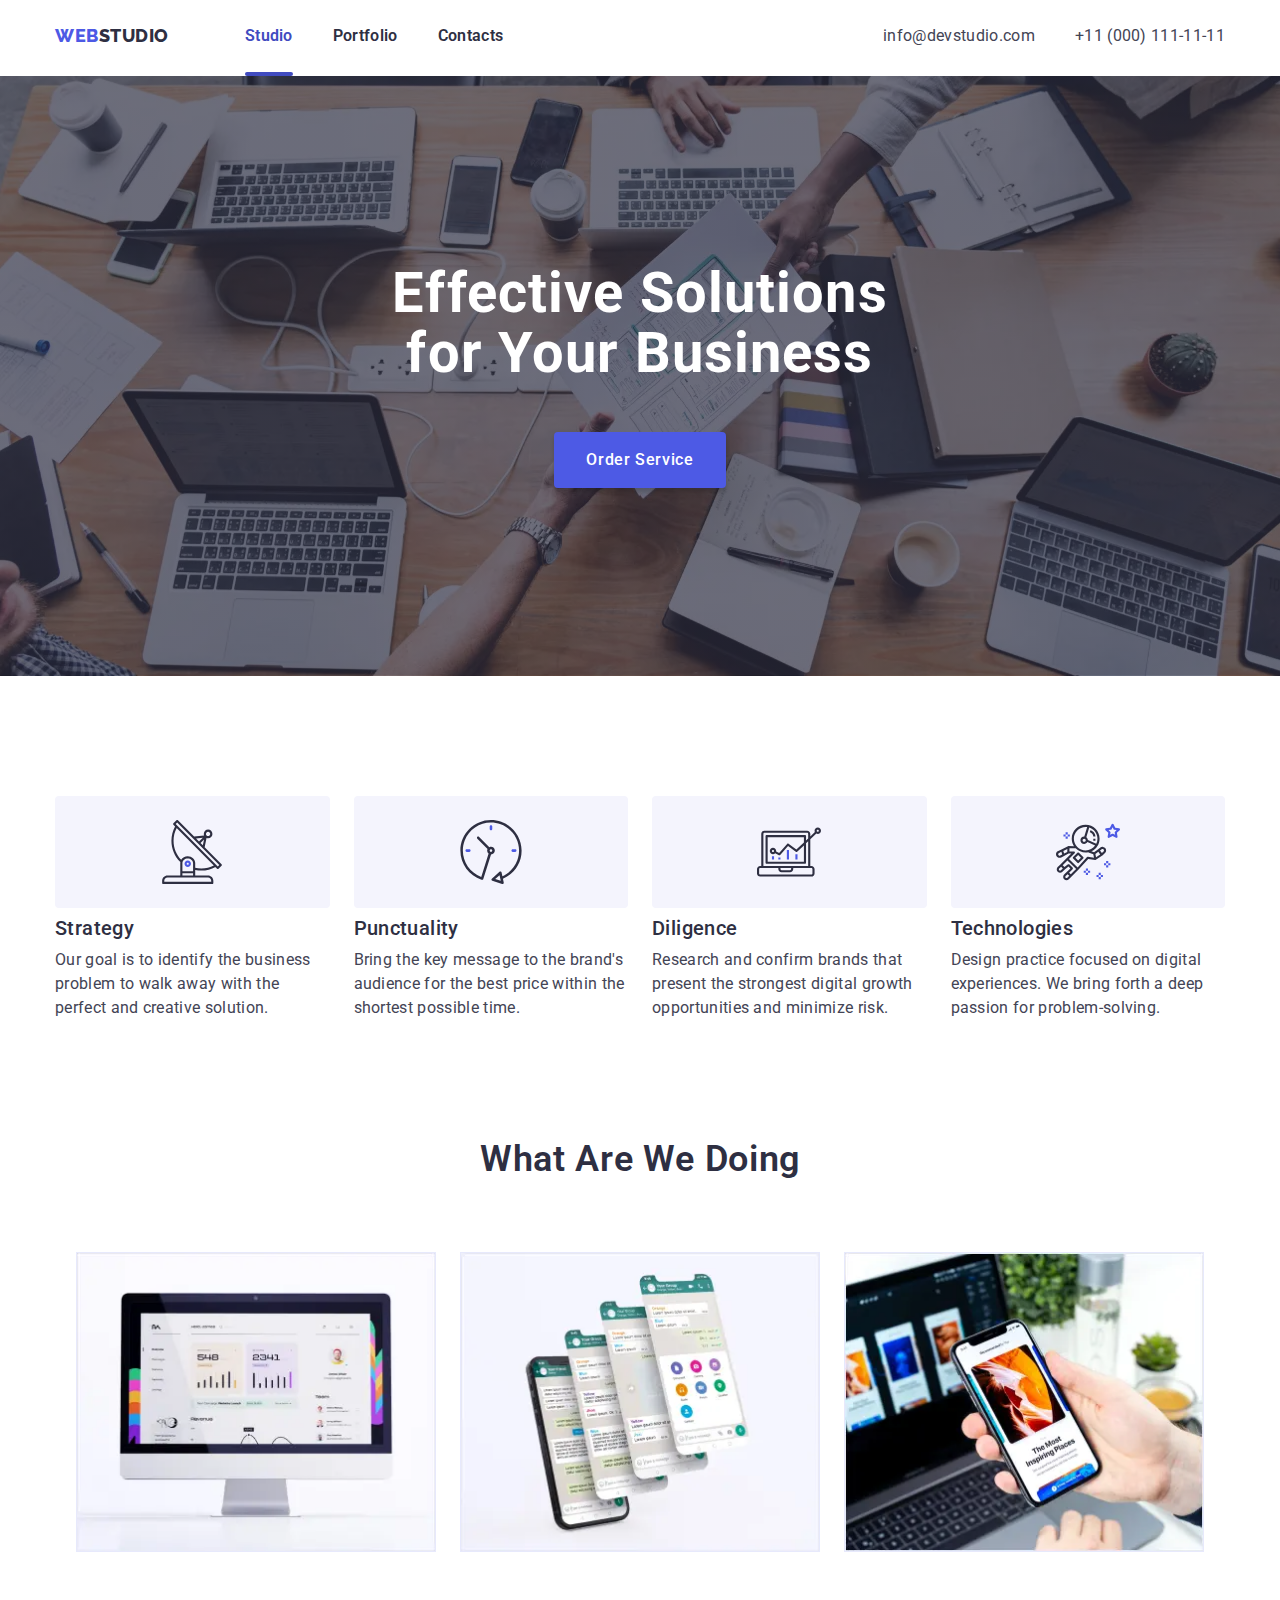
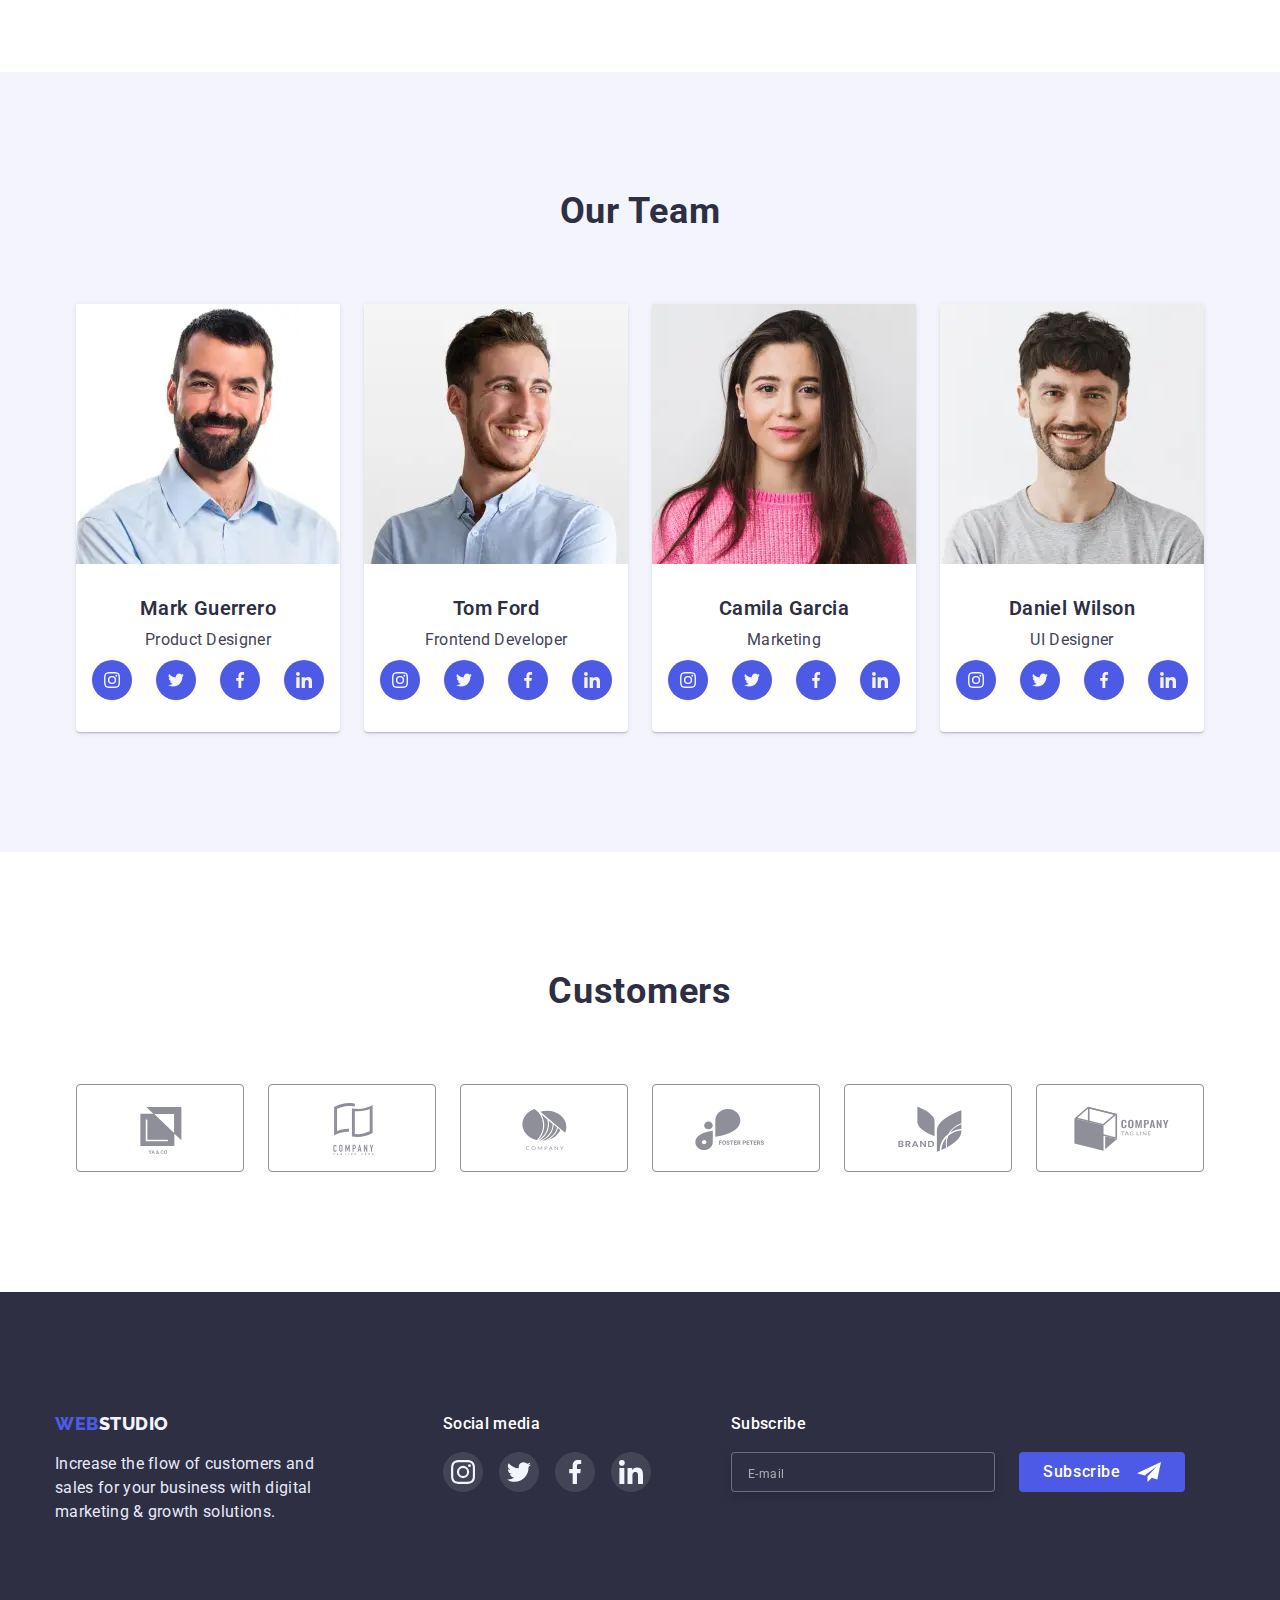
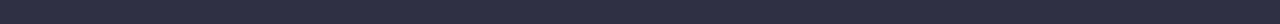
<file: index.html>
<!DOCTYPE html>
<html lang="en">
  <head>
    <meta charset="UTF-8" />
    <meta http-equiv="X-UA-Compatible" content="IE=edge" />
    <meta name="viewport" content="width=device-width, initial-scale=1.0" />
    <title>WebStudio</title>
    <link rel="preconnect" href="https://fonts.googleapis.com" />
    <link rel="preconnect" href="https://fonts.gstatic.com" crossorigin />
    <link
      href="https://fonts.googleapis.com/css2?family=Raleway:wght@700&family=Roboto:wght@400;500;700;900&display=swap"
      rel="stylesheet"
    />
    <link
      rel="stylesheet"
      href="https://cdnjs.cloudflare.com/ajax/libs/modern-normalize/1.0.0/modern-normalize.min.css"
    />
    <link rel="stylesheet" href="./css/styles.css" />
  </head>
  <body>
    <header class="header">
      <div class="container">
        <a href="./index.html" class="logo logo--margin">
          <span class="logo--blue">WEB</span>
          <span class="logo--black">STUDIO</span>
        </a>
        <nav class="header-nav">
          <ul class="header-nav-list">
            <li class="header-nav-item">
              <a href="./index.html" class="header-nav-link header-active-link">Studio</a>
            </li>
            <li class="header-nav-item">
              <a href="./portfolio.html" class="header-nav-link">Portfolio</a>
            </li>
            <li class="header-nav-item"><a href="" class="header-nav-link">Contacts</a></li>
          </ul>
        </nav>
        <ul class="header-contacts-list">
          <li class="header-contacts-item">
            <a href="mailto:info@devstudio.com" class="header-contacts-link">info@devstudio.com</a>
          </li>
          <li class="header-contacts-item">
            <a href="tel:+110001111111" class="header-contacts-link">+11 (000) 111-11-11</a>
          </li>
        </ul>
        <button type="button" class="menu-btn" data-menu-open>
          <svg class="menu-icon-open" width="40" height="40">
            <use href="./images/icons.svg#icon-menu-btn"></use>
          </svg>
        </button>
        <div class="menu is-hidden" data-menu>
          <div class="container">
            <button type="button" class="menu-btn-close" data-menu-close>
              <svg class="menu-close-icon" width="8" height="8">
                <use href="./images/icons.svg#icon-close-black"></use>
              </svg>
            </button>
            <div class="menu-top">
              <nav class="menu-nav">
                <ul class="menu-nav-list">
                  <li class="menu-nav-item">
                    <a href="./index.html" class="menu-nav-link menu-selected-page">Studio</a>
                  </li>
                  <li class="menu-nav-item">
                    <a href="./portfolio.html" class="menu-nav-link">Portfolio</a>
                  </li>
                  <li class="menu-nav-item">
                    <a href="" class="menu-nav-link">Contacts</a>
                  </li>
                </ul>
              </nav>
            </div>
            <div class="menu-bottom">
              <ul class="menu-contact-list">
                <li class="menu-contact-item tel">
                  <a href="tel:+110001111111" class="menu-contact-tel">+11 (000) 111-11-11</a>
                </li>
                <li class="menu-contact-item mail">
                  <a href="mailto:+380961111111" class="menu-contact-mail">info@devstudio.com</a>
                </li>
              </ul>
              <ul class="menu-icon-list">
                <li class="menu-icon-item">
                  <a href="https://www.instagram.com/" target="_blank" class="menu-icon-link">
                    <svg class="menu-icon" width="24px" height="24px">
                      <use href="./images/icons.svg#icon-instagram"></use>
                    </svg>
                  </a>
                </li>
                <li class="menu-icon-item">
                  <a href="https://twitter.com/" target="_blank" class="menu-icon-link">
                    <svg class="menu-icon" width="24px" height="24px">
                      <use href="./images/icons.svg#icon-twitter"></use>
                    </svg>
                  </a>
                </li>
                <li class="menu-icon-item">
                  <a href="https://www.facebook.com/" target="_blank" class="menu-icon-link">
                    <svg class="menu-icon" width="24px" height="24px">
                      <use href="./images/icons.svg#icon-facebook"></use>
                    </svg>
                  </a>
                </li>
                <li class="menu-icon-item">
                  <a href="https://www.linkedin.com/" target="_blank" class="menu-icon-link">
                    <svg class="menu-icon" width="24px" height="24px">
                      <use href="./images/icons.svg#icon-linkedin"></use>
                    </svg>
                  </a>
                </li>
              </ul>
            </div>
          </div>
        </div>
      </div>
    </header>
    <main class="main">
      <section class="hero section">
        <div class="container">
          <h1 class="hero-title">
            Effective Solutions <br />
            for Your Business
          </h1>
          <button type="button" class="hero-btn" data-modal-open>Order Service</button>
        </div>
      </section>
      <section class="quality section">
        <div class="container">
          <ul class="quality-list">
            <li class="quality-item">
              <div class="quality-icon-content">
                <svg class="quality-icon" width="64px" height="64px">
                  <use href="./images/icons.svg#icon-antenna"></use>
                </svg>
              </div>
              <h3 class="quality-title">Strategy</h3>
              <p class="quality-text">
                Our goal is to identify the business problem to walk away with the perfect and
                creative solution.
              </p>
            </li>
            <li class="quality-item">
              <div class="quality-icon-content">
                <svg class="quality-icon" width="64px" height="64px">
                  <use href="./images/icons.svg#icon-clock"></use>
                </svg>
              </div>
              <h3 class="quality-title">Punctuality</h3>
              <p class="quality-text">
                Bring the key message to the brand's audience for the best price within the shortest
                possible time.
              </p>
            </li>
            <li class="quality-item">
              <div class="quality-icon-content">
                <svg class="quality-icon" width="64px" height="64px">
                  <use href="./images/icons.svg#icon-diagram"></use>
                </svg>
              </div>
              <h3 class="quality-title">Diligence</h3>
              <p class="quality-text">
                Research and confirm brands that present the strongest digital growth opportunities
                and minimize risk.
              </p>
            </li>
            <li class="quality-item">
              <div class="quality-icon-content">
                <svg class="quality-icon" width="64px" height="64px">
                  <use href="./images/icons.svg#icon-astronaut"></use>
                </svg>
              </div>
              <h3 class="quality-title">Technologies</h3>
              <p class="quality-text">
                Design practice focused on digital experiences. We bring forth a deep passion for
                problem-solving.
              </p>
            </li>
          </ul>
        </div>
      </section>
      <section class="examples section">
        <div class="container">
          <h2 class="examples-title">What Are We Doing</h2>
          <ul class="examples-list">
            <li class="examples-item">
              <img
                srcset="./images/imgmac.webp 1x, ./images/imgmac@2x.webp 2x"
                src="./images/imgmac.webp"
                alt="Imac"
                width="360"
                class="examples-img"
              />
            </li>
            <li class="examples-item">
              <img
                srcset="./images/imgIphone.webp 1x, ./images/imgIphone@2x.webp 2x"
                src="./images/imgIphone.webp"
                alt="Iphone"
                width="360"
                class="examples-img"
              />
            </li>
            <li class="examples-item">
              <img
                srcset="./images/imgIphoneinhand.webp 1x, ./images/imgIphoneinhand@2x.webp 2x"
                src="./images/imgIphoneinhand.webp"
                alt="Iphone in hand"
                width="360"
                class="examples-img"
              />
            </li>
          </ul>
        </div>
      </section>


      <section class="team section">
        <div class="container container-mini">
          <h2 class="team-title">Our Team</h2>
          <ul class="team-list">
            <li class="team-item">
              <img
                srcset="./images/imgmark.webp 1x, ./images/imgmark@2x.webp 2x"
                src="./images/imgmark.webp"
                alt="Mark Guerrero"
                width="264"
                class="team-img"
              />
              <div class="team-cards-content">
                <h3 class="team-members">Mark Guerrero</h3>
                <p class="team-position">Product Designer</p>
                <ul class="team-cards-list">
                  <li class="team-cards-item">
                    <a href="https://www.instagram.com/" target="_blank" class="team-cards-link">
                      <svg class="team-cards-icon" width="16px" height="16px">
                        <use href="./images/icons.svg#icon-instagram"></use>
                      </svg>
                    </a>
                  </li>
                  <li class="team-cards-item">
                    <a href="https://twitter.com/" target="_blank" class="team-cards-link">
                      <svg class="team-cards-icon" width="16px" height="16px">
                        <use href="./images/icons.svg#icon-twitter"></use>
                      </svg>
                    </a>
                  </li>
                  <li class="team-cards-item">
                    <a href="https://www.facebook.com/" target="_blank" class="team-cards-link">
                      <svg class="team-cards-icon" width="16px" height="16px">
                        <use href="./images/icons.svg#icon-facebook"></use>
                      </svg>
                    </a>
                  </li>
                  <li class="team-cards-item">
                    <a href="https://www.linkedin.com/" target="_blank" class="team-cards-link">
                      <svg class="team-cards-icon" width="16px" height="16px">
                        <use href="./images/icons.svg#icon-linkedin"></use>
                      </svg>
                    </a>
                  </li>
                </ul>
              </div>
            </li>
            <li class="team-item">
              <img
                srcset="./images/imgtom.webp 1x, ./images/imgtom@2x.webp 2x"
                src="./images/imgtom.webp"
                alt="Tom Ford"
                width="264"
                class="team-img"
              />
              <div class="team-cards-content">
                <h3 class="team-members">Tom Ford</h3>
                <p class="team-position">Frontend Developer</p>
                <ul class="team-cards-list">
                  <li class="team-cards-item">
                    <a href="https://www.instagram.com/" target="_blank" class="team-cards-link">
                      <svg class="team-cards-icon" width="16px" height="16px">
                        <use href="./images/icons.svg#icon-instagram"></use>
                      </svg>
                    </a>
                  </li>
                  <li class="team-cards-item">
                    <a href="https://twitter.com/" target="_blank" class="team-cards-link">
                      <svg class="team-cards-icon" width="16px" height="16px">
                        <use href="./images/icons.svg#icon-twitter"></use>
                      </svg>
                    </a>
                  </li>
                  <li class="team-cards-item">
                    <a href="https://www.facebook.com/" target="_blank" class="team-cards-link">
                      <svg class="team-cards-icon" width="16px" height="16px">
                        <use href="./images/icons.svg#icon-facebook"></use>
                      </svg>
                    </a>
                  </li>
                  <li class="team-cards-item">
                    <a href="https://www.linkedin.com/" target="_blank" class="team-cards-link">
                      <svg class="team-cards-icon" width="16px" height="16px">
                        <use href="./images/icons.svg#icon-linkedin"></use>
                      </svg>
                    </a>
                  </li>
                </ul>
              </div>
            </li>
            <li class="team-item">
              <img
                srcset="./images/imgcamila.webp 1x, ./images/imgcamila@2x.webp 2x"
                src="./images/imgcamila.webp"
                alt="Camila Garcia"
                width="264"
                class="team-img"
              />
              <div class="team-cards-content">
                <h3 class="team-members">Camila Garcia</h3>
                <p class="team-position">Marketing</p>
                <ul class="team-cards-list">
                  <li class="team-cards-item">
                    <a href="https://www.instagram.com/" target="_blank" class="team-cards-link">
                      <svg class="team-cards-icon" width="16px" height="16px">
                        <use href="./images/icons.svg#icon-instagram"></use>
                      </svg>
                    </a>
                  </li>
                  <li class="team-cards-item">
                    <a href="https://twitter.com/" target="_blank" class="team-cards-link">
                      <svg class="team-cards-icon" width="16px" height="16px">
                        <use href="./images/icons.svg#icon-twitter"></use>
                      </svg>
                    </a>
                  </li>
                  <li class="team-cards-item">
                    <a href="https://www.facebook.com/" target="_blank" class="team-cards-link">
                      <svg class="team-cards-icon" width="16px" height="16px">
                        <use href="./images/icons.svg#icon-facebook"></use>
                      </svg>
                    </a>
                  </li>
                  <li class="team-cards-item">
                    <a href="https://www.linkedin.com/" target="_blank" class="team-cards-link">
                      <svg class="team-cards-icon" width="16px" height="16px">
                        <use href="./images/icons.svg#icon-linkedin"></use>
                      </svg>
                    </a>
                  </li>
                </ul>
              </div>
            </li>
            <li class="team-item">
              <img
                srcset="./images/imgdaniel.webp 1x, ./images/imgdaniel@2x.webp 2x"
                src="./images/imgdaniel.webp"
                alt="Daniel Wilson"
                width="264"
                class="team-img"
              />
              <div class="team-cards-content">
                <h3 class="team-members">Daniel Wilson</h3>
                <p class="team-position">UI Designer</p>
                <ul class="team-cards-list">
                  <li class="team-cards-item">
                    <a href="https://www.instagram.com/" target="_blank" class="team-cards-link">
                      <svg class="team-cards-icon" width="16px" height="16px">
                        <use href="./images/icons.svg#icon-instagram"></use>
                      </svg>
                    </a>
                  </li>
                  <li class="team-cards-item">
                    <a href="https://twitter.com/" target="_blank" class="team-cards-link">
                      <svg class="team-cards-icon" width="16px" height="16px">
                        <use href="./images/icons.svg#icon-twitter"></use>
                      </svg>
                    </a>
                  </li>
                  <li class="team-cards-item">
                    <a href="https://www.facebook.com/" target="_blank" class="team-cards-link">
                      <svg class="team-cards-icon" width="16px" height="16px">
                        <use href="./images/icons.svg#icon-facebook"></use>
                      </svg>
                    </a>
                  </li>
                  <li class="team-cards-item">
                    <a href="https://www.linkedin.com/" target="_blank" class="team-cards-link">
                      <svg class="team-cards-icon" width="16px" height="16px">
                        <use href="./images/icons.svg#icon-linkedin"></use>
                      </svg>
                    </a>
                  </li>
                </ul>
              </div>
            </li>
          </ul>
        </div>
      </section>
      <section class="customers section">
        <div class="container container-mini">
          <h2 class="customers-title">Customers</h2>
          <ul class="customers-list">
            <li class="customers-item">
              <a href="" class="customers-link">
                <svg class="customers-icon" width="104px" height="56px">
                  <use href="./images/icons.svg#icon-yago"></use>
                </svg>
              </a>
            </li>
            <li class="customers-item">
              <a href="" class="customers-link">
                <svg class="customers-icon" width="104px" height="56px">
                  <use href="./images/icons.svg#icon-taglinehere"></use>
                </svg>
              </a>
            </li>
            <li class="customers-item">
              <a href="" class="customers-link">
                <svg class="customers-icon" width="104px" height="56px">
                  <use href="./images/icons.svg#icon-company"></use>
                </svg>
              </a>
            </li>
            <li class="customers-item">
              <a href="" class="customers-link">
                <svg class="customers-icon" width="104px" height="56px">
                  <use href="./images/icons.svg#icon-fosterpeters"></use>
                </svg>
              </a>
            </li>
            <li class="customers-item">
              <a href="" class="customers-link">
                <svg class="customers-icon" width="104px" height="56px">
                  <use href="./images/icons.svg#icon-brand"></use>
                </svg>
              </a>
            </li>
            <li class="customers-item">
              <a href="" class="customers-link">
                <svg class="customers-icon" width="104px" height="56px">
                  <use href="./images/icons.svg#icon-taglinecompany"></use>
                </svg>
              </a>
            </li>
          </ul>
        </div>
      </section>
    </main>
    <footer class="footer">
      <div class="container">
        <div class="footer-logo-content">
          <a href="./index.html" class="logo">
            <span class="logo--blue">WEB</span>
            <span class="logo--white">STUDIO</span>
          </a>
          <p class="footer-logo-text">
            Increase the flow of customers and sales for your business with digital marketing &
            growth solutions.
          </p>
        </div>
        <div class="footer-icon-content">
          <h2 class="footer-icon-title">Social media</h2>
          <ul class="footer-icon-list">
            <li class="footer-icon-item">
              <a href="https://www.instagram.com/" target="_blank" class="footer-icon-link">
                <svg class="footer-icon" width="24px" height="24px">
                  <use href="./images/icons.svg#icon-instagram"></use>
                </svg>
              </a>
            </li>
            <li class="footer-icon-item">
              <a href="https://twitter.com/" target="_blank" class="footer-icon-link">
                <svg class="footer-icon" width="24px" height="24px">
                  <use href="./images/icons.svg#icon-twitter"></use>
                </svg>
              </a>
            </li>
            <li class="footer-icon-item">
              <a href="https://www.facebook.com/" target="_blank" class="footer-icon-link">
                <svg class="footer-icon" width="24px" height="24px">
                  <use href="./images/icons.svg#icon-facebook"></use>
                </svg>
              </a>
            </li>
            <li class="footer-icon-item">
              <a href="https://www.linkedin.com/" target="_blank" class="footer-icon-link">
                <svg class="footer-icon" width="24px" height="24px">
                  <use href="./images/icons.svg#icon-linkedin"></use>
                </svg>
              </a>
            </li>
          </ul>
        </div>
        <div class="footer-form-content">
          <h2 class="footer-form-title">Subscribe</h2>
          <form class="footer-form" autocomplete="off">
            <input
              type="email"
              name="email"
              placeholder="E-mail"
              class="footer-form-field"
              required
            />
            <button type="submit" class="footer-form-btn">
              Subscribe
              <svg class="footer-form-icon" width="24px" height="24px">
                <use href="./images/icons.svg#icon-send"></use>
              </svg>
            </button>
          </form>
        </div>
      </div>
    </footer>
    <div class="backdrop is-hidden" data-modal>
      <div class="modal">
        <button class="modal-close-btn" data-modal-close>
          <svg class="modal-close-icon" width="8px" height="8px">
            <use href="./images/icons.svg#icon-close-black"></use>
          </svg>
        </button>
        <h2 class="modal-title">Leave your contacts and we will call you back</h2>
        <form class="modal-form" autocomplete="off">
          <div class="modal-form-field">
            <label class="form-label" for="name">Name</label>
            <div class="input-wrap">
              <input class="form-input" type="text" name="name" id="name" required />
              <svg class="form-icon" width="18px" height="18px">
                <use href="./images/icons.svg#icon-person"></use>
              </svg>
            </div>
          </div>
          <div class="modal-form-field">
            <label class="form-label" for="phone">Phone</label>
            <div class="input-wrap">
              <input class="form-input" type="tel" name="phone" id="phone" required />
              <svg class="form-icon" width="18px" height="24px">
                <use href="./images/icons.svg#icon-phone"></use>
              </svg>
            </div>
          </div>
          <div class="modal-form-field">
            <label class="form-label" for="email">Email</label>
            <div class="input-wrap">
              <input class="form-input" type="email" name="email" id="email" required />
              <svg class="form-icon" width="18px" height="24px">
                <use href="./images/icons.svg#icon-email"></use>
              </svg>
            </div>
          </div>
          <div class="modal-form-field">
            <label class="form-label" for="comment">Comment</label>
            <textarea
              class="form-textarea"
              name="comment"
              id="comment"
              placeholder="Text input"
            ></textarea>
          </div>
          <div class="modal-form-field privacy">
            <label class="form-label" for="accept">
              <input class="form-checkbox" type="checkbox" name="accept" id="accept" required />
              <span class="checkbox-icon"></span>
              I accept the terms and conditions of the&nbsp;
              <a href="" class="modal-form-privacy">Privacy Policy</a>
            </label>
          </div>
          <button type="submit" class="modal-form-btn">Send</button>
        </form>
      </div>
    </div>
    <script src="./js/modal.js"></script>
    <script src="./js/mobile-menu.js"></script>
  </body>
</html>
</file>
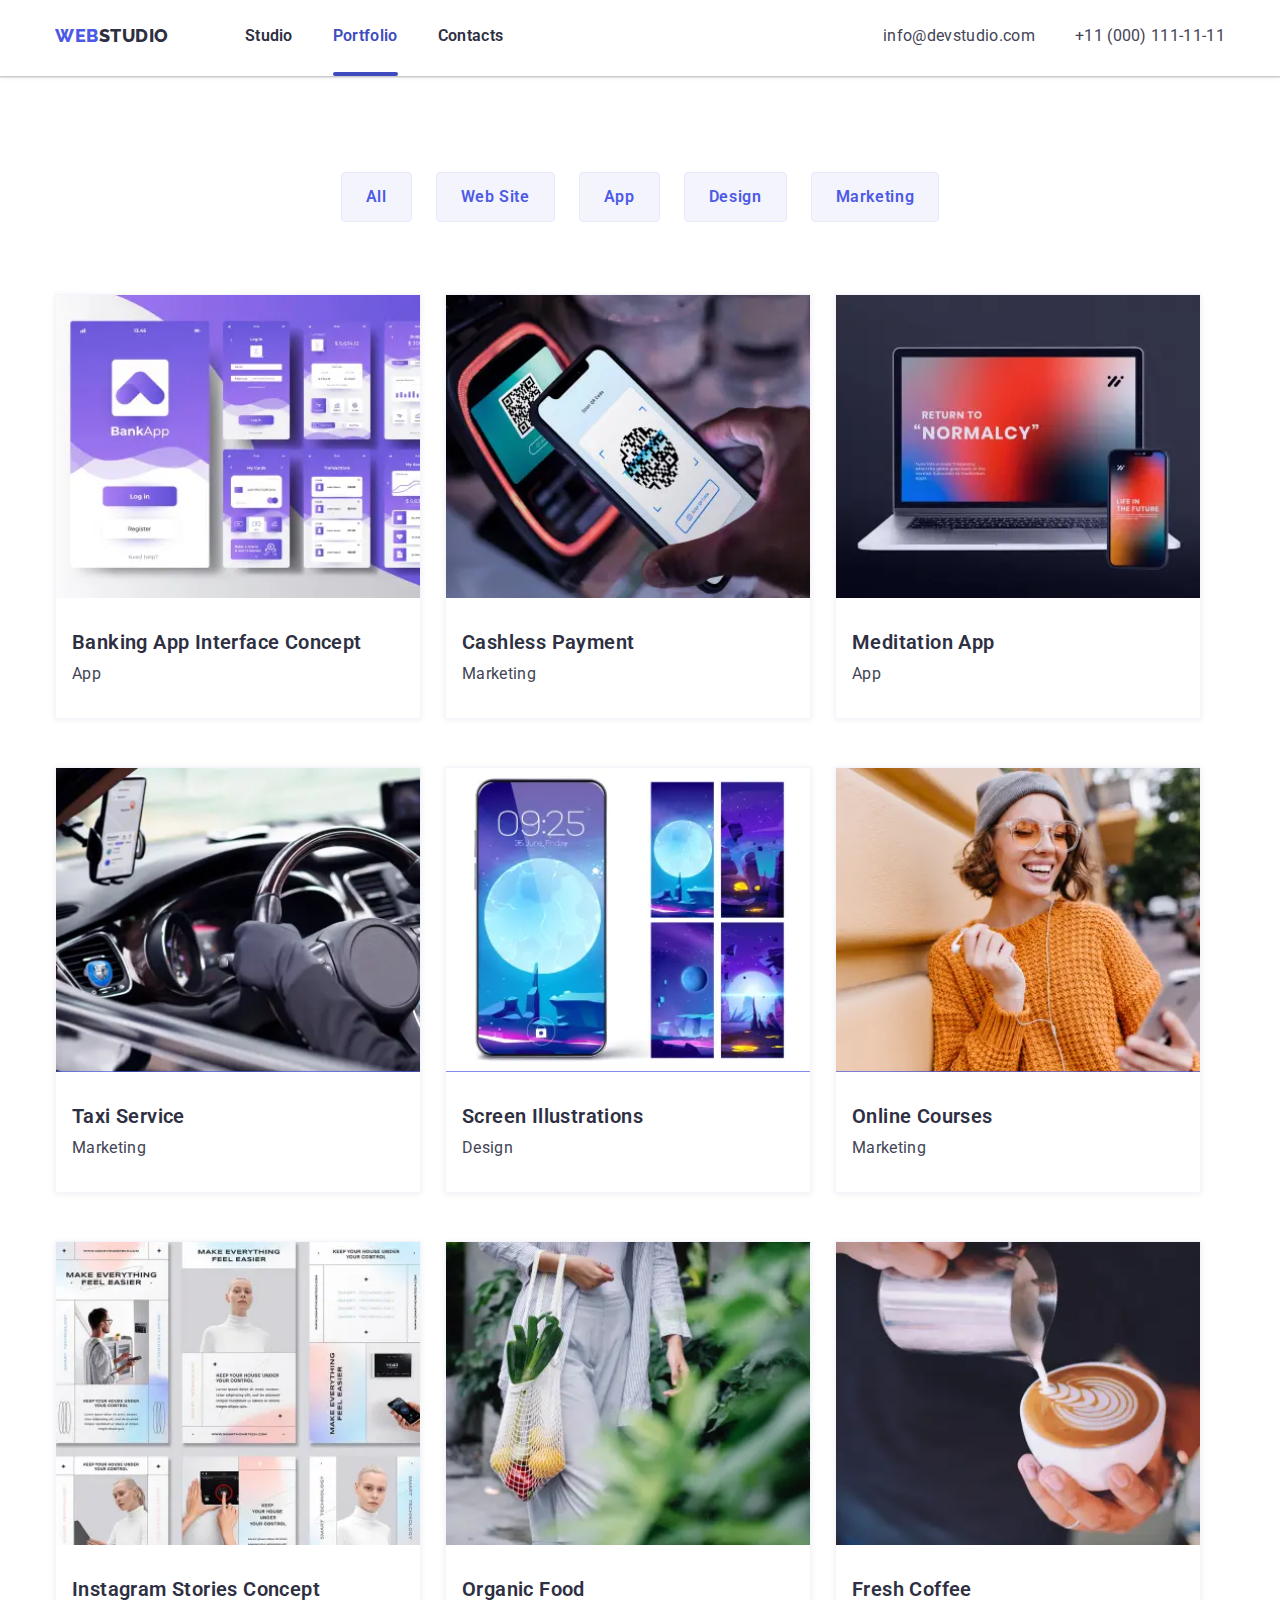
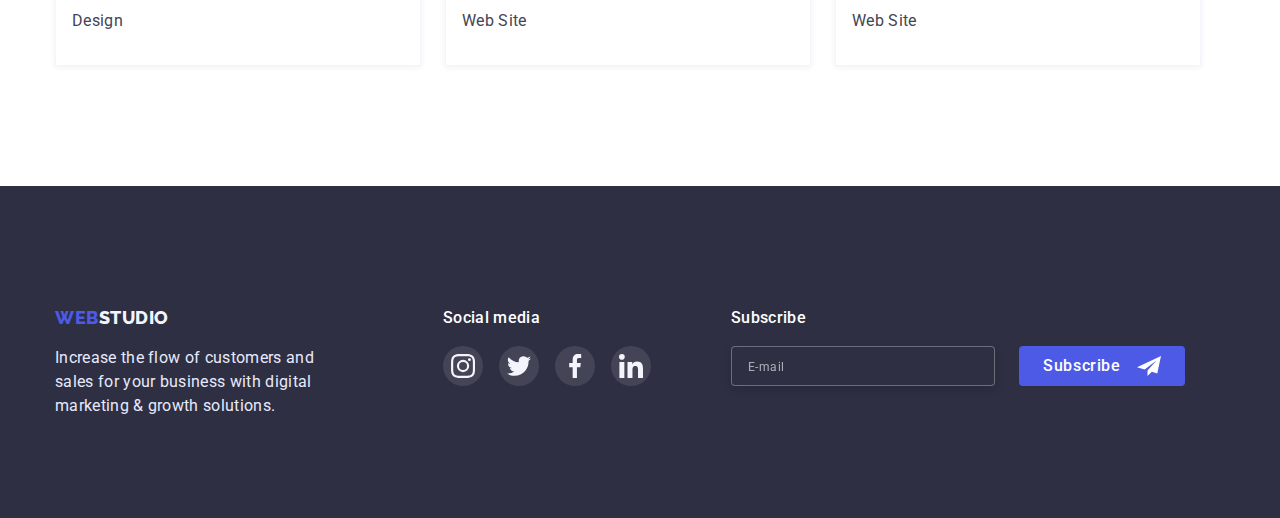
<file: portfolio.html>
<!DOCTYPE html>
<html lang="en">
  <head>
    <meta charset="UTF-8" />
    <meta http-equiv="X-UA-Compatible" content="IE=edge" />
    <meta name="viewport" content="width=device-width, initial-scale=1.0" />
    <title>Portfolio</title>
    <link rel="preconnect" href="https://fonts.googleapis.com" />
    <link rel="preconnect" href="https://fonts.gstatic.com" crossorigin />
    <link
      href="https://fonts.googleapis.com/css2?family=Raleway:wght@700&family=Roboto:wght@400;500;700;900&display=swap"
      rel="stylesheet"
    />
    <link
      rel="stylesheet"
      href="https://cdnjs.cloudflare.com/ajax/libs/modern-normalize/1.0.0/modern-normalize.min.css"
    />
    <link rel="stylesheet" href="./css/styles.css" />
  </head>
  <body>
    <header class="header">
      <div class="container">
        <a href="./index.html" class="logo logo--margin">
          <span class="logo--blue">WEB</span>
          <span class="logo--black">STUDIO</span>
        </a>
        <nav class="header-nav">
          <ul class="header-nav-list">
            <li class="header-nav-item">
              <a href="./index.html" class="header-nav-link">Studio</a>
            </li>
            <li class="header-nav-item">
              <a href="./portfolio.html" class="header-nav-link header-active-link">Portfolio</a>
            </li>
            <li class="header-nav-item"><a href="" class="header-nav-link">Contacts</a></li>
          </ul>
        </nav>
        <ul class="header-contacts-list">
          <li class="header-contacts-item">
            <a href="mailto:info@devstudio.com" class="header-contacts-link">info@devstudio.com</a>
          </li>
          <li class="header-contacts-item">
            <a href="tel:+110001111111" class="header-contacts-link">+11 (000) 111-11-11</a>
          </li>
        </ul>
        <button type="button" class="menu-btn" data-menu-open>
          <svg class="menu-icon-open" width="40" height="40">
            <use href="./images/icons.svg#icon-menu-btn"></use>
          </svg>
        </button>
        <div class="menu is-hidden" data-menu>
          <div class="container">
            <button type="button" class="menu-btn-close" data-menu-close>
              <svg class="menu-close-icon" width="8" height="8">
                <use href="./images/icons.svg#icon-close-black"></use>
              </svg>
            </button>
            <div class="menu-top">
              <nav class="menu-nav">
                <ul class="menu-nav-list">
                  <li class="menu-nav-item">
                    <a href="./index.html" class="menu-nav-link">Studio</a>
                  </li>
                  <li class="menu-nav-item">
                    <a href="./portfolio.html" class="menu-nav-link menu-selected-page"
                      >Portfolio</a
                    >
                  </li>
                  <li class="menu-nav-item">
                    <a href="" class="menu-nav-link">Contacts</a>
                  </li>
                </ul>
              </nav>
            </div>
            <div class="menu-bottom">
              <ul class="menu-contact-list">
                <li class="menu-contact-item tel">
                  <a href="tel:+110001111111" class="menu-contact-tel">+11 (000) 111-11-11</a>
                </li>
                <li class="menu-contact-item mail">
                  <a href="mailto:+380961111111" class="menu-contact-mail">info@devstudio.com</a>
                </li>
              </ul>
              <ul class="menu-icon-list">
                <li class="menu-icon-item">
                  <a href="https://www.instagram.com/" target="_blank" class="menu-icon-link">
                    <svg class="menu-icon" width="24px" height="24px">
                      <use href="./images/icons.svg#icon-instagram"></use>
                    </svg>
                  </a>
                </li>
                <li class="menu-icon-item">
                  <a href="https://twitter.com/" target="_blank" class="menu-icon-link">
                    <svg class="menu-icon" width="24px" height="24px">
                      <use href="./images/icons.svg#icon-twitter"></use>
                    </svg>
                  </a>
                </li>
                <li class="menu-icon-item">
                  <a href="https://www.facebook.com/" target="_blank" class="menu-icon-link">
                    <svg class="menu-icon" width="24px" height="24px">
                      <use href="./images/icons.svg#icon-facebook"></use>
                    </svg>
                  </a>
                </li>
                <li class="menu-icon-item">
                  <a href="https://www.linkedin.com/" target="_blank" class="menu-icon-link">
                    <svg class="menu-icon" width="24px" height="24px">
                      <use href="./images/icons.svg#icon-linkedin"></use>
                    </svg>
                  </a>
                </li>
              </ul>
            </div>
          </div>
        </div>
      </div>
    </header>
    <main class="main">
      <section class="portfolio section">
        <div class="container">
          <h1 class="visually-hidden">Filter menu and cards</h1>
          <ul class="portfolio-filters-list">
            <li class="portfolio-filter-item">
              <button type="button" class="portfolio-btn">All</button>
            </li>
            <li class="portfolio-filter-item">
              <button type="button" class="portfolio-btn">Web Site</button>
            </li>
            <li class="portfolio-filter-item">
              <button type="button" class="portfolio-btn">App</button>
            </li>
            <li class="portfolio-filter-item">
              <button type="button" class="portfolio-btn">Design</button>
            </li>
            <li class="portfolio-filter-item">
              <button type="button" class="portfolio-btn">Marketing</button>
            </li>
          </ul>
          <ul class="portfolio-products-list">
            <li class="portfolio-products-item">
              <a href="" class="portfolio-products-link"
                ><div class="cards-animation">
                  <img
                    srcset="./images/imgbankapp.webp 1x, ./images/imgbankapp@2x.webp 2x"
                    src="./images/imgbankapp.webp"
                    alt="BankApp"
                    width="360"
                    class="portfolio-img"
                  />
                  <p class="cards-animation-text">
                    14 Stylish and User-Friendly App Design Concepts · Task Manager App · Calorie
                    Tracker App · Exotic Fruit Ecommerce App · Cloud Storage App
                  </p>
                </div>
                <div class="cards-item">
                  <h3 class="portfolio-products-title">Banking App Interface Concept</h3>
                  <p class="portfolio-products-text">App</p>
                </div>
              </a>
            </li>
            <li class="portfolio-products-item">
              <a href="" class="portfolio-products-link">
                <div class="cards-animation">
                  <img
                    srcset="./images/imgphone.webp 1x, ./images/imgphone@2x.webp 2x"
                    src="./images/imgphone.webp"
                    alt="CashlessPayment"
                    width="360"
                    class="portfolio-img"
                  />
                  <p class="cards-animation-text">
                    14 Stylish and User-Friendly App Design Concepts · Task Manager App · Calorie
                    Tracker App · Exotic Fruit Ecommerce App · Cloud Storage App
                  </p>
                </div>
                <div class="cards-item">
                  <h3 class="portfolio-products-title">Cashless Payment</h3>
                  <p class="portfolio-products-text">Marketing</p>
                </div>
              </a>
            </li>
            <li class="portfolio-products-item">
              <a href="" class="portfolio-products-link">
                <div class="cards-animation">
                  <img
                    srcset="./images/imgmacbook.webp 1x, ./images/imgmacbook@2x.webp 2x"
                    src="./images/imgmacbook.webp"
                    alt="Meditation App"
                    width="360"
                    class="portfolio-img"
                  />
                  <p class="cards-animation-text">
                    14 Stylish and User-Friendly App Design Concepts · Task Manager App · Calorie
                    Tracker App · Exotic Fruit Ecommerce App · Cloud Storage App
                  </p>
                </div>
                <div class="cards-item">
                  <h3 class="portfolio-products-title">Meditation App</h3>
                  <p class="portfolio-products-text">App</p>
                </div>
              </a>
            </li>
            <li class="portfolio-products-item">
              <a href="" class="portfolio-products-link">
                <div class="cards-animation">
                  <img
                    srcset="./images/imgcar.webp 1x, ./images/imgcar@2x.webp 2x"
                    src="./images/imgcar.webp"
                    alt="Taxi Service"
                    width="360"
                    class="portfolio-img"
                  />
                  <p class="cards-animation-text">
                    14 Stylish and User-Friendly App Design Concepts · Task Manager App · Calorie
                    Tracker App · Exotic Fruit Ecommerce App · Cloud Storage App
                  </p>
                </div>
                <div class="cards-item">
                  <h3 class="portfolio-products-title">Taxi Service</h3>
                  <p class="portfolio-products-text">Marketing</p>
                </div>
              </a>
            </li>
            <li class="portfolio-products-item">
              <a href="" class="portfolio-products-link">
                <div class="cards-animation">
                  <img
                    srcset="./images/imgphonescreen.webp 1x, ./images/imgphonescreen@2x.webp 2x"
                    src="./images/imgphonescreen.webp"
                    alt="Screen Illustrations"
                    width="360"
                    class="portfolio-img"
                  />
                  <p class="cards-animation-text">
                    14 Stylish and User-Friendly App Design Concepts · Task Manager App · Calorie
                    Tracker App · Exotic Fruit Ecommerce App · Cloud Storage App
                  </p>
                </div>
                <div class="cards-item">
                  <h3 class="portfolio-products-title">Screen Illustrations</h3>
                  <p class="portfolio-products-text">Design</p>
                </div>
              </a>
            </li>
            <li class="portfolio-products-item">
              <a href="" class="portfolio-products-link">
                <div class="cards-animation">
                  <img
                    srcset="./images/imggirl.webp 1x, ./images/imggirl@2x.webp 2x"
                    src="./images/imggirl.webp"
                    alt="Online Courses"
                    width="360"
                    class="portfolio-img"
                  />
                  <p class="cards-animation-text">
                    14 Stylish and User-Friendly App Design Concepts · Task Manager App · Calorie
                    Tracker App · Exotic Fruit Ecommerce App · Cloud Storage App
                  </p>
                </div>
                <div class="cards-item">
                  <h3 class="portfolio-products-title">Online Courses</h3>
                  <p class="portfolio-products-text">Marketing</p>
                </div>
              </a>
            </li>
            <li class="portfolio-products-item">
              <a href="" class="portfolio-products-link">
                <div class="cards-animation">
                  <img
                    srcset="./images/imginststories.webp 1x, ./images/imginststories@2x.webp 2x"
                    src="./images/imginststories.webp"
                    alt="Instagram Stories"
                    width="360"
                    class="portfolio-img"
                  />
                  <p class="cards-animation-text">
                    14 Stylish and User-Friendly App Design Concepts · Task Manager App · Calorie
                    Tracker App · Exotic Fruit Ecommerce App · Cloud Storage App
                  </p>
                </div>
                <div class="cards-item">
                  <h3 class="portfolio-products-title">Instagram Stories Concept</h3>
                  <p class="portfolio-products-text">Design</p>
                </div>
              </a>
            </li>
            <li class="portfolio-products-item">
              <a href="" class="portfolio-products-link">
                <div class="cards-animation">
                  <img
                    srcset="./images/imgorganicfood.webp 1x, ./images/imgorganicfood@2x.webp 2x"
                    src="./images/imgorganicfood.webp"
                    alt="Organic Food"
                    width="360"
                    class="portfolio-img"
                  />
                  <p class="cards-animation-text">
                    14 Stylish and User-Friendly App Design Concepts · Task Manager App · Calorie
                    Tracker App · Exotic Fruit Ecommerce App · Cloud Storage App
                  </p>
                </div>
                <div class="cards-item">
                  <h3 class="portfolio-products-title">Organic Food</h3>
                  <p class="portfolio-products-text">Web Site</p>
                </div>
              </a>
            </li>
            <li class="portfolio-products-item">
              <a href="" class="portfolio-products-link">
                <div class="cards-animation">
                  <img
                    srcset="./images/imgcoffee.webp 1x, ./images/imgcoffee@2x.webp 2x"
                    src="./images/imgcoffee.webp"
                    alt="Fresh Coffee"
                    width="360"
                    class="portfolio-img"
                  />
                  <p class="cards-animation-text">
                    14 Stylish and User-Friendly App Design Concepts · Task Manager App · Calorie
                    Tracker App · Exotic Fruit Ecommerce App · Cloud Storage App
                  </p>
                </div>
                <div class="cards-item">
                  <h3 class="portfolio-products-title">Fresh Coffee</h3>
                  <p class="portfolio-products-text">Web Site</p>
                </div>
              </a>
            </li>
          </ul>
        </div>
      </section>
    </main>
    <footer class="footer">
      <div class="container">
        <div class="footer-logo-content">
          <a href="./portfolio.html" class="logo">
            <span class="logo--blue">WEB</span>
            <span class="logo--white">STUDIO</span>
          </a>
          <p class="footer-logo-text">
            Increase the flow of customers and sales for your business with digital marketing &
            growth solutions.
          </p>
        </div>
        <div class="footer-icon-content">
          <h2 class="footer-icon-title">Social media</h2>
          <ul class="footer-icon-list">
            <li class="footer-icon-item">
              <a href="https://www.instagram.com/" target="_blank" class="footer-icon-link">
                <svg class="footer-icon" width="24px" height="24px">
                  <use href="./images/icons.svg#icon-instagram"></use>
                </svg>
              </a>
            </li>
            <li class="footer-icon-item">
              <a href="https://twitter.com/" target="_blank" class="footer-icon-link">
                <svg class="footer-icon" width="24px" height="24px">
                  <use href="./images/icons.svg#icon-twitter"></use>
                </svg>
              </a>
            </li>
            <li class="footer-icon-item">
              <a href="https://www.facebook.com/" target="_blank" class="footer-icon-link">
                <svg class="footer-icon" width="24px" height="24px">
                  <use href="./images/icons.svg#icon-facebook"></use>
                </svg>
              </a>
            </li>
            <li class="footer-icon-item">
              <a href="https://www.linkedin.com/" target="_blank" class="footer-icon-link">
                <svg class="footer-icon" width="24px" height="24px">
                  <use href="./images/icons.svg#icon-linkedin"></use>
                </svg>
              </a>
            </li>
          </ul>
        </div>
        <div class="footer-form-content">
          <h2 class="footer-form-title">Subscribe</h2>
          <form class="footer-form" autocomplete="off">
            <input
              type="email"
              name="email"
              placeholder="E-mail"
              class="footer-form-field"
              required
            />
            <button type="submit" class="footer-form-btn">
              Subscribe
              <svg class="footer-form-icon" width="24px" height="24px">
                <use href="./images/icons.svg#icon-send"></use>
              </svg>
            </button>
          </form>
        </div>
      </div>
    </footer>
    <script src="./js/mobile-menu.js"></script>
  </body>
</html>
</file>
<file: css/styles.css>
html {
  box-sizing: border-box;
}
*,
*::before,
*::after {
  box-sizing: inherit;
}
body {
  font-family: 'Roboto', sans-serif;
  background-color: #ffffff;
}
h1,
h2,
h3,
h4,
h5,
h6,
p {
  margin: 0;
}
a {
  text-decoration: none;
}
ul,
ol {
  padding: 0;
  margin: 0;
  list-style: none;
}
img {
  display: block;
  max-width: 100%;
  height: auto;
}
:root {
  --joint-logo-color: #4d5ae5;
  --header-logo-color: #2e2f42;
  --btn-color: #4d5ae5;
  --footer-logo-color: #f4f4fd;
  --title-text-color: #2e2f42;
  --background-btn-color: #f4f4fd;
  --side-text-color: #434455;
  --active-link-color: #404bbf;
  --logo-font: 'Raleway', sans-serif;
  --transition-duration: 250ms;
  --transition-timing-function: cubic-bezier(0.4, 0, 0.2, 1);
}


.container , .container-mini {
  width: 100%;
  margin-left: auto;
  margin-right: auto;
  padding-left: 15px;
  padding-right: 15px;
    /* outline: 1px solid red; */

}
@media screen and (min-width: 480px) {
  .container {
    width: 480px;
  }
}
@media screen and (min-width: 768px) {
  .container {
    width: 768px;
  }
}
@media screen and (min-width: 1200px) {
  .container {
    width: 1200px;
  }
}
.visually-hidden {
  position: absolute;
  width: 1px;
  height: 1px;
  margin: -1px;
  border: 0;
  padding: 0;
  white-space: nowrap;
  clip-path: inset(100%);
  clip: rect(0 0 0 0);
  overflow: hidden;
}
.header {
  padding-top: 24px;
  padding-bottom: 24px;
  box-shadow: 0px 2px 1px rgba(46, 47, 66, 0.08), 0px 1px 1px rgba(46, 47, 66, 0.16),
    0px 1px 6px rgba(46, 47, 66, 0.08);
}
@media screen and (min-width: 768px) {
  .header {
    padding-bottom: 14px;
  }
}
@media screen and (min-width: 1200px) {
  .header {
    padding-bottom: 28px;
  }
}
.header .container {
  display: flex;
  align-items: center;
}
.logo {
  display: inline-flex;
  font-family: var(--logo-font);
  font-weight: 800;
  font-size: 18px;
  line-height: 1.16;
  letter-spacing: 0.03em;
}
@media screen and (min-width: 768px) {
  .logo {
    line-height: 1.33;
  }
}
.logo--blue {
  color: var(--joint-logo-color);
}
.logo--white {
  color: var(--footer-logo-color);
}
.logo--black {
  color: var(--header-logo-color);
}
.logo--margin {
  margin-right: auto;
}
@media screen and (min-width: 768px) {
  .logo--margin {
    margin-right: 123px;
  }
}
@media screen and (min-width: 1200px) {
  .logo--margin {
    margin-right: 76px;
  }
}
.menu-btn {
  display: flex;
  align-items: center;
  justify-content: center;
  margin: 0;
  padding: 0;
  background-color: transparent;
  cursor: pointer;
  border: none;
  outline: none;
}
.menu-btn:hover,
.menu-btn:focus {
  fill: var(--btn-color);
}
@media screen and (min-width: 768px) {
  .menu-btn {
    display: none;
  }
}
.header-nav-list {
  display: none;
}
@media screen and (min-width: 768px) {
  .header-nav-list {
    display: flex;
  }
}
.header-nav-item {
  margin-right: 40px;
}
.header-na-item:last-child {
  margin-right: 0;
}
.header-nav-link {
  display: block;
  color: var(--title-text-color);
  font-weight: 600;
  font-size: 16px;
  line-height: 1.5;
  letter-spacing: 0.02em;
  transition-property: color;
  transition-duration: var(--transition-duration);
  transition-timing-function: var(--transition-timing-function);
}
.header-nav-link:hover,
.header-nav-link:focus {
  color: var(--active-link-color);
}
.header-active-link {
  color: var(--active-link-color);
  position: relative;
}
.header-active-link::after {
  content: '';
  background-color: var(--active-link-color);
  height: 4px;
  width: 100%;
  border-radius: 2px;
  display: block;
  position: absolute;
  margin-top: 24px;
}
.header-contacts-list {
  display: none;
  margin-left: auto;
}
@media screen and (min-width: 768px) {
  .header-contacts-list {
    display: block;
  }
  .header-contacts-item:not(:last-child) {
    margin-bottom: 4px;
  }
}
@media screen and (min-width: 1200px) {
  .header-contacts-list {
    display: flex;
  }
  .header-contacts-item {
    display: flex;
    align-items: center;
  }
  .header-contacts-item:not(:last-child) {
    margin-right: 40px;
    margin-bottom: 0;
  }
}
.header-contacts-link {
  display: block;
  color: var(--side-text-color);
  font-size: 16px;
  line-height: 1.5;
  letter-spacing: 0.02em;
  transition-property: color;
  transition-duration: var(--transition-duration);
  transition-timing-function: var(--transition-timing-function);
}
.header-contacts-link:hover,
.header-contacts-link:focus {
  color: var(--active-link-color);
}
.menu {
  position: fixed;
  top: 0;
  left: 0;
  background-color: #fff;
  width: 100vw;
  height: 100vh;
  padding: 80px 0px 40px 40px;
  opacity: 1;
  z-index: 2;
  transition-property: opacity;
  transition-duration: var(--transition-duration);
  transition-timing-function: var(--transition-timing-function);
}
.menu.is-hidden {
  opacity: 0;
  pointer-events: none;
}
.menu .container {
  display: flex;
  padding: 0;
  flex-direction: column;
  height: 100%;
  align-items: start;
  justify-content: space-between;
  overflow-y: auto;
}
.menu-btn-close {
  display: flex;
  align-items: center;
  justify-content: center;
  position: absolute;
  padding: 0;
  top: 40px;
  right: 40px;
  width: 24px;
  height: 24px;
  border-radius: 50%;
  background-color: #e7e9fc;
  border: 1px solid rgba(0, 0, 0, 0.1);
  cursor: pointer;
  transition-property: background-color, border;
  transition-duration: var(--transition-duration);
  transition-timing-function: var(--transition-timing-function);
}
.menu-close-icon {
  fill: #000;
  transition-property: fill;
  transition-duration: var(--transition-duration);
  transition-timing-function: var(--transition-timing-function);
}
.menu-btn-close:active {
  background-color: var(--active-link-color);
  border: 1px solid transparent;
}
.menu-btn-close:active .menu-close-icon {
  fill: #fff;
}
.menu-nav-item {
  margin-bottom: 40px;
}
.menu-nav-item:last-child {
  margin-bottom: 0;
}
.menu-nav-link {
  font-weight: 700;
  font-size: 36px;
  line-height: 1.11;
  letter-spacing: 0.02em;
  color: var(--title-text-color);
}
.menu-nav-link:hover,
.menu-nav-link:focus {
  color: var(--active-link-color);
}
.menu-selected-page {
  color: var(--active-link-color);
}
.tel {
  margin-bottom: 40px;
}
.mail {
  margin-bottom: 48px;
}
.menu-contact-tel {
  font-weight: 600;
  font-size: 20px;
  line-height: 1.11;
  color: var(--side-text-color);
}
.menu-contact-tel:hover,
.menu-contact-tel:focus {
  color: var(--btn-color);
}
.menu-contact-mail {
  font-weight: 500;
  font-size: 20px;
  line-height: 1.2;
  letter-spacing: 0.02em;
  color: var(--side-text-color);
}
.menu-contact-mail:hover,
.menu-contact-mail:focus {
  color: var(--btn-color);
}
.menu-icon-list {
  display: flex;
  gap: 56px;
}
.menu-icon-item {
  width: 40px;
  height: 40px;
}
.menu-icon-link {
  width: 100%;
  height: 100%;
  border-radius: 50%;
  background-color: var(--btn-color);
  display: flex;
  align-items: center;
  justify-content: center;
  transition-property: background-color;
  transition-duration: var(--transition-duration);
  transition-timing-function: var(--transition-timing-function);
}
.menu-icon-link:hover,
.menu-icon-link:focus {
  background-color: var(--active-link-color);
}
.menu-icon {
  fill: #f4f4fd;
}
.hero {
  /* max-width: 1440px; */
  margin: 0 auto;
  padding-top: 112px;
  padding-bottom: 112px;
  background-color: #2e2f42;
  background-image: linear-gradient(rgba(46, 47, 66, 0.7), rgba(47, 47, 66, 0.7)),
    url(../images/hero-bg-mobile.webp);
  background-repeat: no-repeat;
  background-position: center;
  background-size: cover;
  text-align: center;
}
@media (min-device-pixel-ratio: 2) {
  .hero {
    background-image: linear-gradient(rgba(44, 47, 66, 0.7), rgba(47, 47, 66, 0.7)),
      url(../images/hero-bg-mobile@2x.webp);
  }
}
@media screen and (min-width: 768px) {
  .hero {
    background-image: linear-gradient(rgba(46, 47, 66, 0.7), rgba(47, 47, 66, 0.7)),
      url(../images/hero-bg-tablet.webp);
  }
}
@media screen and (min-width: 768px) and(min-device-pixel-ratio: 2) {
  .hero {
    background-image: linear-gradient(rgba(44, 47, 66, 0.7), rgba(47, 47, 66, 0.7)),
      url(../images/hero-bg-tablet@2x.webp);
  }
}
@media screen and (min-width: 1200px) {
  .hero {
    background-image: linear-gradient(rgba(46, 47, 66, 0.7), rgba(47, 47, 66, 0.7)),
      url(../images/hero-bg-desktop.webp);
  }
}
@media screen and (min-width: 1200px) and(min-device-pixel-ratio: 2) {
  .hero {
    background-image: linear-gradient(rgba(44, 47, 66, 0.7), rgba(47, 47, 66, 0.7)),
      url(../images/hero-bg-desktop@2x.webp);
  }
}
@media screen and (min-width: 768px) {
  .hero {
    padding-top: 111px;
    padding-bottom: 108px;
  }
}
@media screen and (min-width: 1200px) {
  .hero {
    padding-top: 188px;
    padding-bottom: 188px;
  }
}
.hero-title {
  margin-bottom: 72px;
  color: #ffffff;
  font-weight: 700;
  font-size: 36px;
  line-height: 1.11;
  letter-spacing: 0.02em;
}
@media screen and (min-width: 768px) {
  .hero-title {
    margin-bottom: 40px;
    font-size: 56px;
    line-height: 1.07;
  }
}
@media screen and (min-width: 1200px) {
  .hero-title {
    margin-bottom: 48px;
  }
}
.hero-btn {
  padding: 16px 32px;
  align-items: center;
  border: 0;
  border-radius: 4px;
  color: #ffffff;
  background-color: var(--btn-color);
  box-shadow: 0px 4px 4px rgba(0, 0, 0, 0.15);
  cursor: pointer;
  font-family: inherit;
  font-weight: 500;
  font-size: 16px;
  line-height: 1.5;
  letter-spacing: 0.04em;
  transition-property: background-color, box-shadow;
  transition-duration: var(--transition-duration);
  transition-timing-function: var(--transition-timing-function);
}
.hero-btn:hover,
.hero-btn:focus {
  background-color: var(--active-link-color);
  box-shadow: 0px 1px 6px rgba(46, 47, 66, 0.08), 0px 1px 1px rgba(46, 47, 66, 0.16),
    0px 2px 1px rgba(46, 47, 66, 0.08);
}
.hero-btn:active {
  background-color: var(--active-link-color);
  box-shadow: 0px 4px 4px rgba(0, 0, 0, 0.15);
}
.quality {
  padding-top: 96px;
  padding-bottom: 96px;
}
@media screen and (min-width: 1200px) {
  .quality {
    padding-top: 120px;
    padding-bottom: 120px;
  }
}
.quality-item {
  margin-bottom: 72px;
}
.quality-list {
  margin-bottom: -72px;
}
@media screen and (min-width: 768px) {
  .quality-list {
    display: flex;
    flex-wrap: wrap;
    margin-left: -24px;
  }
  .quality-item {
    width: calc(50% - 24px);
    margin-left: 24px;
  }
}
@media screen and (min-width: 1200px) {
  .quality-item {
    width: calc(25% - 24px);
  }
}
.quality-icon-content {
  display: none;
}
@media screen and (min-width: 1200px) {
  .quality-icon-content {
    width: 274.5px;
    height: 112px;
    margin-bottom: 8px;
    display: flex;
    background-color: #f4f4fd;
    border-radius: 4px;
    align-items: center;
    justify-content: center;
  }
}
.quality-item .quality-title {
  text-align: center;
}
.quality-title {
  margin-bottom: 8px;
  color: var(--title-text-color);
  font-weight: 700;
  font-size: 36px;
  line-height: 1.11;
  letter-spacing: 0.02em;
}
@media screen and (min-width: 768px) {
  .quality-item .quality-title {
    text-align: left;
  }
}
@media screen and (min-width: 1200px) {
  .quality-title {
    font-weight: 500;
    font-size: 20px;
    line-height: 1.2;
  }
}
.quality-text {
  color: var(--side-text-color);
  font-weight: 500;
  font-size: 16px;
  line-height: 1.5;
  letter-spacing: 0.02em;
}
@media screen and (min-width: 1200px) {
  .quality-text {
    font-weight: 400;
  }
}
.examples {
  display: none;
}
@media screen and (min-width: 1200px) {
  .examples {
    display: block;
    padding-bottom: 120px;
  }
  .examples-list {
    display: flex;
    justify-content: center;
  }
  .examples-item {
    margin-right: 24px;
  }
  .examples-item:last-child {
    margin-right: 0;
  }
  .examples-title {
    margin-bottom: 72px;
    color: var(--title-text-color);
    font-weight: 600;
    font-size: 36px;
    line-height: 1.11;
    text-align: center;
    letter-spacing: 0.02em;
    text-transform: capitalize;
  }
  .examples-img {
    border: 1px solid #e7e9fc;
    background: linear-gradient(rgba(77, 90, 229, 0.1), rgba(77, 90, 229, 0.1));
    background-blend-mode: soft-light, normal;
  }
}
.team {
  padding-top: 96px;
  padding-bottom: 128px;
  background-color: #f4f4fd;
}
@media screen and (min-width: 768px) {
  .container-mini{
    width: 582px;
  }
  .team {
    padding-bottom: 104px;
  }
}
@media screen and (min-width: 1200px) {
  .team {
    padding-top: 120px;
    padding-bottom: 120px;
  }
}
.team-list {
  display: flex;
  flex-wrap: wrap;
  justify-content: center;
  row-gap: 72px;
}
@media screen and (min-width: 768px) {
  .team-list {
column-gap: 24px;
row-gap: 64px;
}
}
.team-item {
  max-width: 264px;
  border-radius: 0px 0px 4px 4px;
  background-color: #fff;
  box-shadow: 0px 1px 6px rgba(46, 47, 66, 0.08), 0px 1px 1px rgba(46, 47, 66, 0.16),
    0px 2px 1px rgba(46, 47, 66, 0.08);
}
@media screen and (min-width: 768px) {
  .team-item {
    
    }
}
.team-title {
  margin-bottom: 72px;
  color: var(--title-text-color);
  font-weight: 700;
  font-size: 36px;
  line-height: 1.11;
  text-align: center;
  letter-spacing: 0.02em;
  text-transform: capitalize;
}
.team-cards-content {
  padding-top: 32px;
  padding-bottom: 32px;
}
.team-members {
  margin-bottom: 8px;
  color: var(--title-text-color);
  font-weight: 600;
  font-size: 20px;
  line-height: 1.2;
  text-align: center;
  letter-spacing: 0.02em;
}
.team-position {
  margin-bottom: 8px;
  color: var(--side-text-color);
  font-size: 16px;
  line-height: 1.5;
  text-align: center;
  letter-spacing: 0.02em;
}
.team-cards-list {
  display: flex;
  gap: 24px;
  row-gap: 72px;
  justify-content: center;
}
.team-cards-item {
  width: 40px;
  height: 40px;
}
.team-cards-link {
  width: 100%;
  height: 100%;
  border-radius: 50%;
  background-color: var(--btn-color);
  display: flex;
  align-items: center;
  justify-content: center;
  transition-property: background-color;
  transition-duration: var(--transition-duration);
  transition-timing-function: var(--transition-timing-function);
}
.team-cards-link:hover,
.team-cards-link:focus {
  background-color: var(--active-link-color);
}
.team-cards-icon {
  fill: #f4f4fd;
}
.customers {
  padding-top: 96px;
  padding-bottom: 96px;
}
@media screen and (min-width:768px) {
  .container-mini{
    width: 582px;
  }
  
}
@media screen and (min-width: 1200px) {
  .customers {
    padding-top: 120px;
    padding-bottom: 120px;
  }
}
.customers-title {
  margin-bottom: 72px;
  color: var(--title-text-color);
  font-weight: 700;
  font-size: 36px;
  line-height: 1.11;
  text-align: center;
  letter-spacing: 0.02em;
}
.customers-list {
  display: flex;
  justify-content: center;
  flex-wrap: wrap;
  column-gap: 16px;
  row-gap: 72px;
  

}
.customers-item {
  width: calc((100% - 16px) / 2);
  height: 88px;
}
@media screen and (min-width: 768px) {
  .customers-list {
    column-gap: 24px;
  }
  .customers-item {
    width: calc((100% - 48px)/3);
  }
}
@media screen and (min-width: 1200px) {
  .customers-item {
    width: calc((100% - 120px)/6);
  }
 .container{
  min-width: 1158px
  
 }
}
.customers-link {
  width: 100%;
  height: 100%;
  border: 1px solid #8e8f99;
  border-radius: 4px;
  display: flex;
  align-items: center;
  justify-content: center;
  transition-property: border-color;
  transition-duration: var(--transition-duration);
  transition-timing-function: var(--transition-timing-function);
}
.customers-link:hover,
.customers-link:focus {
  border-color: var(--active-link-color);
}
.customers-link:hover .customers-icon,
.customers-link:focus .customers-icon {
  fill: var(--active-link-color);
}
.customers-icon {
  fill: #8e8f99;
  transition-property: fill;
  transition-duration: var(--transition-duration);
  transition-timing-function: var(--transition-timing-function);
}
.portfolio {
  padding-top: 48px;
  padding-bottom: 48px;
}
@media screen and (min-width: 768px) {
  .portfolio {
    padding-top: 64px;
    padding-bottom: 96px;
  }
}
@media screen and (min-width: 1200px) {
  .portfolio {
    padding-top: 96px;
    padding-bottom: 120px;
  }
}
.portfolio-filters-list {
  margin-bottom: 48px;
  display: flex;
  flex-wrap: wrap;
  gap: 16px 24px;
  
}
@media screen and (min-width: 768px) {
  .portfolio-filters-list {
    margin-bottom: 64px;
    justify-content: center;
  }
}
@media screen and (min-width: 1200px) {
  .portfolio-filters-list {
    margin-bottom: 72px;
  }
}
.portfolio-btn {
  padding: 12px 24px;
  border: 1px solid #e7e9fc;
  border-radius: 4px;
  color: var(--btn-color);
  background-color: var(--background-btn-color);
  cursor: pointer;
  font-family: inherit;
  font-weight: 600;
  font-size: 16px;
  line-height: 1.5;
  text-align: center;
  letter-spacing: 0.04em;
  transition-property: border, color, background-color, box-shadow;
  transition-duration: var(--transition-duration);
  transition-timing-function: var(--transition-timing-function);
}
.portfolio-btn:hover,
.portfolio-btn:focus {
  border: 1px solid transparent;
  color: #ffffff;
  background-color: var(--active-link-color);
  box-shadow: 0px 3px 1px rgba(0, 0, 0, 0.1), 0px 2px 1px rgba(0, 0, 0, 0.08),
    0px 2px 2px rgba(0, 0, 0, 0.12);
}
.portfolio-products-list {
  display: flex;
  flex-wrap: wrap;
  gap: 48px;
}
@media screen and (min-width: 768px) {
  .portfolio-products-list {
    gap: 72px 24px;
  }
}
@media screen and (min-width: 1200px) {
  .portfolio-products-list {
    gap: 48px 24px;
  }
}
.portfolio-products-item {
  width: 100%;
  border: 0.5px solid #f4f4fd;
  box-shadow: 0px 1px 6px rgba(46, 47, 66, 0.08);
  transition-property: box-shadow;
  transition-duration: var(--transition-duration);
  transition-timing-function: var(--transition-timing-function);
}
.portfolio-products-item:hover,
.portfolio-products-item:focus {
  box-shadow: 0px 1px 6px rgba(46, 47, 66, 0.08), 0px 1px 1px rgba(46, 47, 66, 0.16),
    0px 2px 1px rgba(46, 47, 66, 0.08);
}
.portfolio-products-item img {
  width: 100%;
}
.portfolio-products-link {
  width: 100%;
  height: 100%;
}
@media screen and (min-width: 768px) {
  .portfolio-products-item {
    width: calc(50% - 24px);
  }
}
@media screen and (min-width: 1200px) {
  .portfolio-products-item {
    width: calc(33.3333333333% - 24px);
  }
}
.cards-animation {
  position: relative;
  overflow: hidden;
}
.cards-animation-text {
  position: absolute;
  top: 0;
  height: 100%;
  padding: 40px 32px 164px;
  text-align: left;
  color: #f4f4fd;
  background-color: #4d5ae5;
  font-size: 16px;
  line-height: 1.5;
  letter-spacing: 0.02em;
  transform: translateY(100%);
  transition-property: transform;
  transition-duration: var(--transition-duration);
  transition-timing-function: var(--transition-timing-function);
}
.portfolio-products-link:hover .cards-animation-text,
.portfolio-products-link:focus .cards-animation-text {
  transform: translateY(0);
}
.cards-item {
  padding-top: 32px;
  padding-left: 16px;
  padding-bottom: 32px;
}
.portfolio-products-title {
  margin-bottom: 8px;
  color: var(--title-text-color);
  font-weight: 600;
  font-size: 20px;
  line-height: 1.2;
  letter-spacing: 0.02em;
}
.portfolio-products-text {
  color: var(--side-text-color);
  font-size: 16px;
  line-height: 1.5;
  letter-spacing: 0.02em;
}
.footer {
  background-color: #2e2f42;
  padding-top: 96px;
  padding-bottom: 96px;
}
@media screen and (min-width: 1200px) {
  .footer {
    padding-top: 120px;
    padding-bottom: 100px;
  }
}
.footer .container {
  text-align: center;
}
@media screen and (min-width: 768px) {
  .footer .container {
    display: flex;
    flex-wrap: wrap;
  }
}
.footer-logo-content {
  margin-bottom: 72px;
  text-align: center;
}
@media screen and (min-width: 768px) {
  .footer-logo-content {
    text-align: left;
  }
}
@media screen and (min-width: 768px) and (max-width: 1199px) {
  .footer-logo-content {
    margin-left: 108px;
  }
}
@media screen and (min-width: 1200px) {
  .footer-logo-content {
    margin-bottom: 0;
  }
}
.footer-logo-content .logo {
  margin-bottom: 16px;
}
.footer-logo-text {
  margin: auto;
  max-width: 268px;
  color: #e7e9fc;
  font-size: 16px;
  line-height: 1.5;
  letter-spacing: 0.02em;
  text-align: left;
}
.footer-icon-content {
  margin-bottom: 72px;
}
@media screen and (min-width: 768px) {
  .footer-icon-content {
    margin-left: 24px;
    margin-bottom: 102px;
  }
}
@media screen and (min-width: 1200px) {
  .footer-icon-content {
    margin-bottom: 0;
    margin-left: 120px;
  }
}
.footer-icon-title {
  margin-bottom: 16px;
  color: #fff;
  font-weight: 500;
  font-size: 16px;
  line-height: 1.5;
  letter-spacing: 0.02em;
  text-align: center;
}
@media screen and (min-width: 768px) {
  .footer-icon-title {
    text-align: left;
  }
}
.footer-icon-list {
  display: flex;
  gap: 16px;
  justify-content: center;
}
.footer-icon-item {
  width: 40px;
  height: 40px;
}
.footer-icon-link {
  width: 100%;
  height: 100%;
  border-radius: 50%;
  background-color: rgba(255, 255, 255, 0.1);
  display: flex;
  align-items: center;
  justify-content: center;
  transition-property: background-color;
  transition-duration: var(--transition-duration);
  transition-timing-function: var(--transition-timing-function);
}
.footer-icon-link:hover,
.footer-icon-link:focus {
  background-color: #31d0aa;
}
.footer-icon {
  fill: #f4f4fd;
}
@media screen and (min-width: 768px) and (max-width: 1199px) {
  .footer-form-content {
    margin-left: 108px;
  }
}
@media screen and (min-width: 1200px) {
  .footer-form-content {
    margin-left: 80px;
  }
}
.footer-form-title {
  margin-bottom: 16px;
  color: #ffffff;
  font-weight: 500;
  font-size: 16px;
  line-height: 1.5;
  letter-spacing: 0.02em;
  text-align: center;
}
@media screen and (min-width: 768px) {
  .footer-form-title {
    text-align: left;
  }
}
@media screen and (min-width: 768px) {
  .footer-form {
    display: flex;
    align-items: center;
  }
}
.footer-form-field {
  margin: 0;
  padding: 8px 16px;
  width: 100%;
  height: 40px;
  background-color: var(--title-text-color);
  border: 1px solid rgba(255, 255, 255, 0.3);
  filter: drop-shadow(0px 4px 4px rgba(0, 0, 0, 0.15));
  border-radius: 4px;
  outline: none;
  font: inherit;
  color: #fff;
  transition-property: border-color;
  transition-duration: var(--transition-duration);
  transition-timing-function: var(--transition-timing-function);
}
.footer-form-field:focus {
  border-color: #4d5ae5;
}
.footer-form-field::placeholder {
  color: rgba(255, 255, 255, 0.6);
  font-weight: 400;
  font-size: 12px;
  line-height: 2;
  letter-spacing: 0.04em;
}
@media screen and (min-width: 768px) {
  .footer-form-field {
    width: 264px;
  }
}
.footer-form-btn {
  display: flex;
  align-items: center;
  gap: 16px;
  margin-right: auto;
  margin-left: auto;
  margin-top: 16px;
  padding: 8px 24px;
  border: 0;
  border-radius: 4px;
  color: #fff;
  cursor: pointer;
  font-family: inherit;
  font-weight: 500;
  font-size: 16px;
  line-height: 1.5;
  letter-spacing: 0.04em;
  background-color: var(--btn-color);
  transition-property: background-color;
  transition-duration: var(--transition-duration);
  transition-timing-function: var(--transition-timing-function);
}
.footer-form-btn:hover,
.footer-form-btn:focus {
  background-color: var(--active-link-color);
}
.footer-form-icon {
  fill: #fff;
}
@media screen and (min-width: 768px) {
  .footer-form-btn {
    margin-top: 0;
    margin-left: 24px;
  }
}
.backdrop {
  position: fixed;
  top: 0;
  left: 0;
  width: 100%;
  height: 100%;
  background-color: rgba(46, 47, 66, 0.4);
  opacity: 1;
  transition-property: opacity;
  transition-duration: var(--transition-duration);
  transition-timing-function: var(--transition-timing-function);
}
.backdrop.is-hidden {
  opacity: 0;
  pointer-events: none;
}
.backdrop.is-hidden .modal {
  transform: translate(-50%, -50%) scale(1.1);
}
.modal {
  position: relative;
  top: 50%;
  left: 50%;
  transform: translate(-50%, -50%) scale(1);
  max-width: 392px;
  padding: 72px 16px 24px 16px;
  background-color: #fcfcfc;
  box-shadow: 0px 1px 1px rgba(0, 0, 0, 0.14), 0px 1px 3px rgba(0, 0, 0, 0.12),
    0px 2px 1px rgba(0, 0, 0, 0.2);
  border-radius: 4px;
  transition-property: transform;
  transition-duration: var(--transition-duration);
  transition-timing-function: var(--transition-timing-function);
}
@media screen and (min-width: 480px) {
  .modal {
    max-width: 392px;
    max-height: 586px;
  }
}
@media screen and (min-width: 768px) {
  .modal {
    padding: 72px 24px;
    max-width: 408px;
  }
}
.modal-close-btn {
  display: flex;
  align-items: center;
  justify-content: center;
  position: absolute;
  padding: 0;
  top: 24px;
  right: 24px;
  width: 24px;
  height: 24px;
  border-radius: 50%;
  background-color: #e7e9fc;
  border: 1px solid rgba(0, 0, 0, 0.1);
  cursor: pointer;
  transition-property: background-color, border;
  transition-duration: var(--transition-duration);
  transition-timing-function: var(--transition-timing-function);
}
.modal-close-icon {
  fill: #000;
  transition-property: fill;
  transition-duration: var(--transition-duration);
  transition-timing-function: var(--transition-timing-function);
}
.modal-close-btn:active {
  background-color: var(--active-link-color);
  border: 1px solid transparent;
}
.modal-close-btn:active .modal-close-icon {
  fill: #fff;
}
.modal-title {
  margin-bottom: 14px;
  color: var(--title-text-color);
  font-family: inherit;
  font-weight: 500;
  font-size: 16px;
  line-height: 1.5;
  text-align: center;
  letter-spacing: 0.02em;
}
.modal-form button {
  display: flex;
  justify-content: center;
}
.modal-form-field {
  display: flex;
  flex-direction: column;
}
.form-label {
  margin-bottom: 4px;
  color: #8e8f99;
  font-weight: 400;
  font-size: 12px;
  line-height: 1.16;
  letter-spacing: 0.01em;
}
.input-wrap {
  position: relative;
}
.form-input {
  margin-bottom: 8px;
  padding-left: 38px;
  border: 1px solid rgba(33, 33, 33, 0.2);
  border-radius: 4px;
  outline: none;
  width: 360px;
  height: 40px;
  font: inherit;
  transition-property: border-color, fill;
  transition-duration: var(--transition-duration);
  transition-timing-function: var(--transition-timing-function);
}
.form-input:focus {
  border-color: #4d5ae5;
}
.form-icon {
  position: absolute;
  top: 8px;
  left: 16px;
  fill: #2e2f42;
}
.form-icon[height='18px'] {
  top: 11px;
}
.form-input:focus + .form-icon {
  fill: #4d5ae5;
}
.form-textarea {
  margin-bottom: 16px;
  padding: 8px 16px;
  border: 1px solid rgba(33, 33, 33, 0.2);
  border-radius: 4px;
  outline: none;
  resize: none;
  width: 360px;
  height: 120px;
  font: inherit;
  transition-property: border-color;
  transition-duration: var(--transition-duration);
  transition-timing-function: var(--transition-timing-function);
}
.form-textarea:focus {
  border-color: #4d5ae5;
}
.form-textarea::placeholder {
  font-weight: 400;
  font-size: 12px;
  line-height: 1.33;
  letter-spacing: 0.04em;
  color: rgba(117, 117, 117, 0.5);
}
.privacy {
  flex-direction: row;
  margin-bottom: 24px;
}
.form-label[for='accept'] {
  display: flex;
  align-items: center;
  margin: 0;
  font-weight: 400;
  font-size: 12px;
  line-height: 1.33;
  letter-spacing: 0.04em;
  color: #757575;
}
.modal-form-privacy {
  color: #4d5ae5;
  text-decoration: underline;
}
.form-checkbox {
  -webkit-appearance: none;
  -moz-appearance: none;
  appearance: none;
  position: absolute;
}
.checkbox-icon {
  display: inline-block;
  margin-right: 8px;
  width: 16px;
  height: 16px;
  border: 1.25px solid #2e2f42;
  border-radius: 2px;
  cursor: pointer;
}
.form-checkbox:checked + .checkbox-icon {
  background-color: #404bbf;
  border-color: transparent;
  background-image: url(../images/check.svg);
  background-size: contain;
  background-origin: border-box;
}
.modal-form-btn {
  align-items: center;
  justify-content: center;
  margin: auto;
  padding: 16px 65px;
  border: 0;
  border-radius: 4px;
  background-color: var(--btn-color);
  box-shadow: 0px 4px 4px rgba(0, 0, 0, 0.15);
  cursor: pointer;
  color: #fff;
  font-family: inherit;
  font-weight: 500;
  font-size: 16px;
  line-height: 1.5;
  text-align: center;
  letter-spacing: 0.04em;
  transition-property: background-color, box-shadow;
  transition-duration: var(--transition-duration);
  transition-timing-function: var(--transition-timing-function);
}
.modal-form-btn:hover,
.modal-form-btn:focus {
  background-color: var(--active-link-color);
  box-shadow: 0px 1px 6px rgba(46, 47, 66, 0.08), 0px 1px 1px rgba(46, 47, 66, 0.16),
    0px 2px 1px rgba(46, 47, 66, 0.08);
}
</file>
